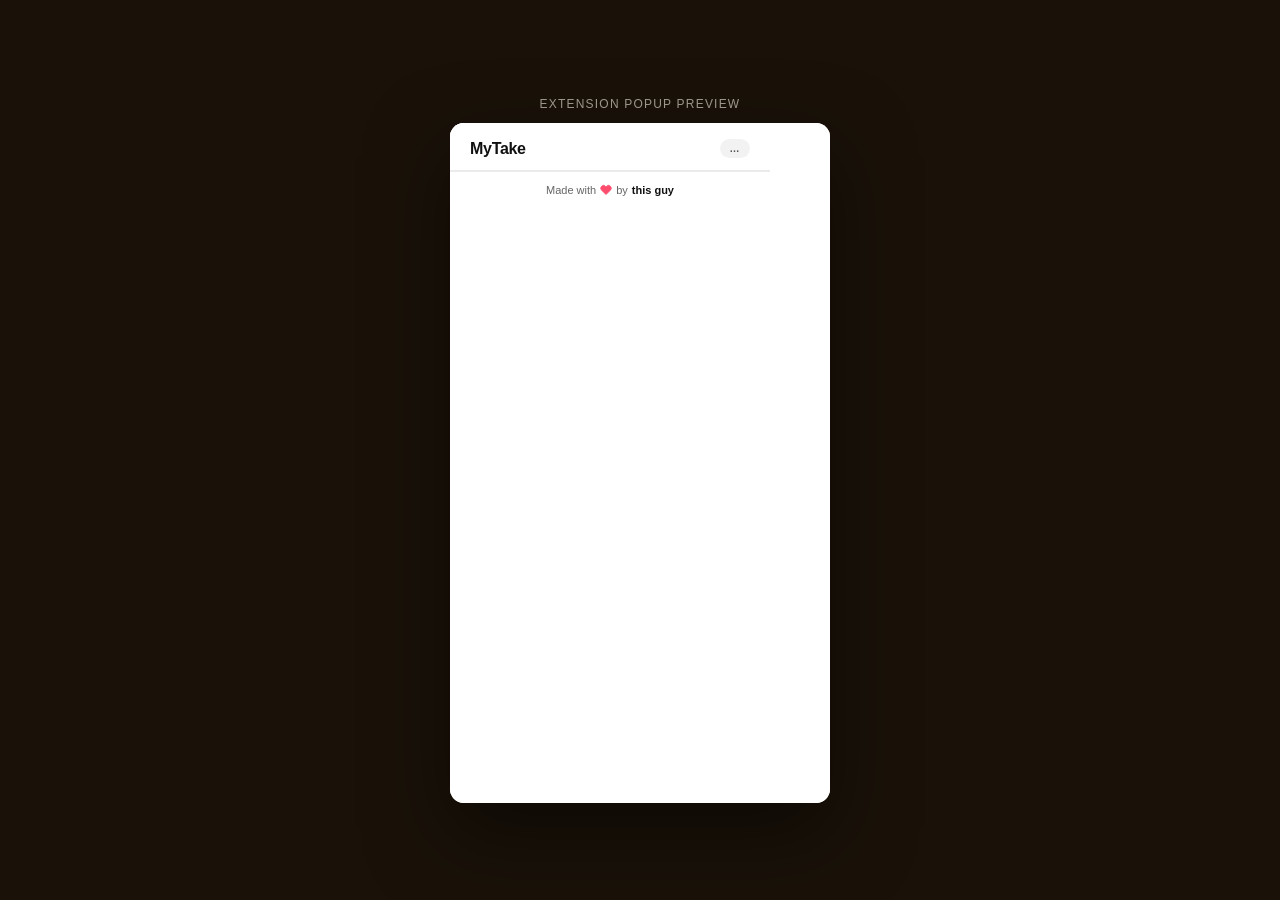
<file: index.html>
<!doctype html>
<html lang="en">
  <head>
    <meta charset="UTF-8" />
    <meta name="viewport" content="width=device-width, initial-scale=1.0" />
    <title>MyTake — Popup Preview</title>
    <style>
      html,
      body {
        margin: 0;
        height: 100%;
        background: #1a1209;
        font-family: -apple-system, BlinkMacSystemFont, "Segoe UI", sans-serif;
        color: #f6efe5;
        display: grid;
        place-items: center;
      }
      .wrap {
        display: flex;
        flex-direction: column;
        align-items: center;
        gap: 12px;
        padding: 20px;
      }
      .label {
        font-size: 12px;
        opacity: 0.6;
        letter-spacing: 0.1em;
        text-transform: uppercase;
      }
      .frame {
        width: 380px;
        height: 680px;
        border: 0;
        border-radius: 14px;
        box-shadow: 0 30px 80px rgba(0, 0, 0, 0.5);
        background: #fff;
      }
    </style>
  </head>
  <body>
    <div class="wrap">
      <div class="label">Extension popup preview</div>
      <iframe class="frame" src="popup.html"></iframe>
    </div>
  </body>
</html>
</file>
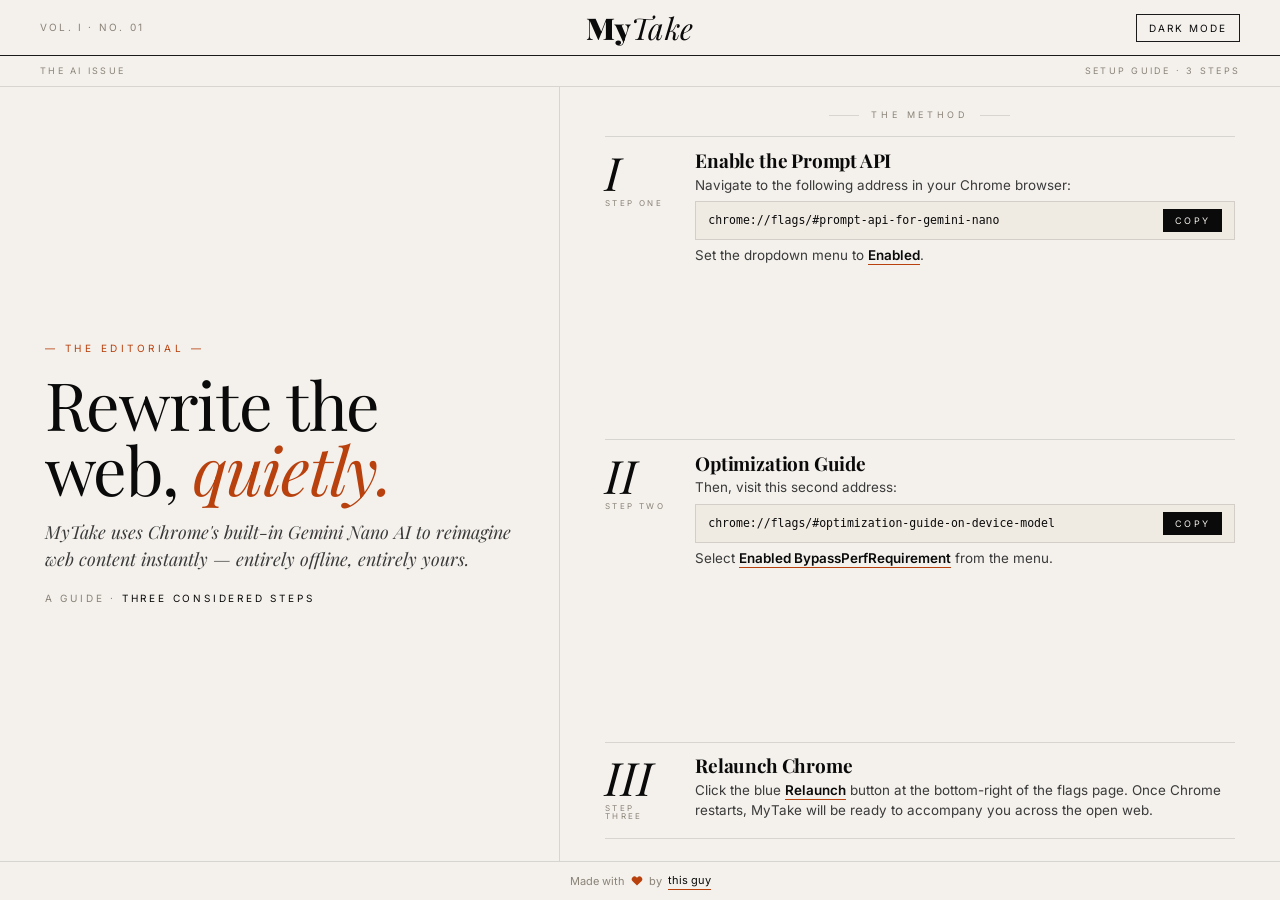
<file: onboarding.html>
<!doctype html>
<html lang="en" data-theme="light">
  <head>
    <meta charset="UTF-8" />
    <meta name="viewport" content="width=device-width, initial-scale=1" />
    <title>MyTake — Setup</title>
    <link rel="preconnect" href="https://fonts.googleapis.com" />
    <link rel="preconnect" href="https://fonts.gstatic.com" crossorigin />
    <link
      href="https://fonts.googleapis.com/css2?family=Playfair+Display:ital,wght@0,400;0,700;0,900;1,400&family=Inter:wght@300;400;500;600&display=swap"
      rel="stylesheet"
    />
    <style>
      :root {
        --bg: #f4f1ec;
        --paper: #ffffff;
        --ink: #0a0a0a;
        --ink-soft: #3a3a3a;
        --muted: #8a8378;
        --rule: #1a1a1a;
        --hair: rgba(10, 10, 10, 0.12);
        --accent: #b8410e;
        --tag-bg: #0a0a0a;
        --tag-fg: #f4f1ec;
        --code-bg: #efeae2;
      }
      html[data-theme="dark"] {
        --bg: #0d0d0d;
        --paper: #141414;
        --ink: #f2ede4;
        --ink-soft: #cfc8bd;
        --muted: #9a9284;
        --rule: #f2ede4;
        --hair: rgba(242, 237, 228, 0.18);
        --accent: #e56b3a;
        --tag-bg: #f2ede4;
        --tag-fg: #0d0d0d;
        --code-bg: #1c1c1c;
      }
      * {
        box-sizing: border-box;
      }
      html,
      body {
        margin: 0;
        padding: 0;
        height: 100%;
        overflow: hidden;
      }
      body {
        background: var(--bg);
        color: var(--ink);
        font-family:
          "Inter",
          -apple-system,
          BlinkMacSystemFont,
          sans-serif;
        font-weight: 400;
        line-height: 1.5;
        -webkit-font-smoothing: antialiased;
        display: flex;
        flex-direction: column;
        height: 100vh;
        height: 100dvh;
        transition:
          background 0.3s ease,
          color 0.3s ease;
      }

      /* ============ MASTHEAD ============ */
      .masthead {
        border-bottom: 1px solid var(--rule);
        padding: clamp(10px, 1.4vh, 16px) clamp(20px, 4vw, 40px);
        display: grid;
        grid-template-columns: 1fr auto 1fr;
        align-items: center;
        gap: 16px;
        flex-shrink: 0;
      }
      .masthead .date {
        font-size: 10px;
        letter-spacing: 0.22em;
        text-transform: uppercase;
        color: var(--muted);
      }
      .masthead .brand {
        font-family: "Playfair Display", serif;
        font-weight: 900;
        font-size: clamp(22px, 3.2vw, 30px);
        letter-spacing: 0.02em;
        text-align: center;
        line-height: 1;
      }
      .masthead .brand span {
        font-style: italic;
        font-weight: 400;
      }
      .theme-toggle {
        display: flex;
        justify-content: flex-end;
      }
      .theme-toggle button {
        background: transparent;
        border: 1px solid var(--rule);
        color: var(--ink);
        font-family: "Inter", sans-serif;
        font-size: 10px;
        letter-spacing: 0.2em;
        text-transform: uppercase;
        padding: 7px 12px;
        cursor: pointer;
        transition:
          background 0.25s ease,
          color 0.25s ease;
      }
      .theme-toggle button:hover {
        background: var(--ink);
        color: var(--bg);
      }

      /* ============ ISSUE BAR ============ */
      .issue-bar {
        border-bottom: 1px solid var(--hair);
        padding: 8px clamp(20px, 4vw, 40px);
        display: flex;
        justify-content: space-between;
        gap: 12px;
        font-size: 9px;
        letter-spacing: 0.25em;
        text-transform: uppercase;
        color: var(--muted);
        flex-shrink: 0;
      }

      /* ============ MAIN (fills remaining) ============ */
      main {
        flex: 1;
        min-height: 0;
        display: grid;
        grid-template-columns: 1.05fr 1.35fr;
        gap: 0;
      }

      /* ============ HERO (left column) ============ */
      .hero {
        padding: clamp(20px, 3vh, 40px) clamp(24px, 3.5vw, 48px);
        border-right: 1px solid var(--hair);
        display: flex;
        flex-direction: column;
        justify-content: center;
        min-height: 0;
        overflow: hidden;
      }
      .eyebrow {
        display: inline-block;
        font-size: 10px;
        letter-spacing: 0.35em;
        text-transform: uppercase;
        color: var(--accent);
        margin-bottom: clamp(10px, 1.6vh, 18px);
      }
      h1 {
        font-family: "Playfair Display", serif;
        font-weight: 400;
        font-size: clamp(34px, 5.2vw, 68px);
        line-height: 0.98;
        letter-spacing: -0.02em;
        margin: 0 0 clamp(14px, 2vh, 22px);
      }
      h1 em {
        font-style: italic;
        font-weight: 400;
        color: var(--accent);
      }
      .dek {
        font-family: "Playfair Display", serif;
        font-style: italic;
        font-weight: 400;
        font-size: clamp(14px, 1.4vw, 18px);
        line-height: 1.5;
        color: var(--ink-soft);
        max-width: 520px;
        margin: 0;
      }
      .byline {
        margin-top: clamp(14px, 2vh, 24px);
        font-size: 10px;
        letter-spacing: 0.28em;
        text-transform: uppercase;
        color: var(--muted);
      }
      .byline span {
        color: var(--ink);
      }

      /* ============ CONTENT (right column) ============ */
      .content {
        padding: clamp(16px, 2.4vh, 28px) clamp(24px, 3.5vw, 48px);
        display: flex;
        flex-direction: column;
        min-height: 0;
        overflow: hidden;
      }
      .section-label {
        text-align: center;
        font-size: 9px;
        letter-spacing: 0.4em;
        text-transform: uppercase;
        color: var(--muted);
        margin: 0 0 clamp(10px, 1.6vh, 18px);
      }
      .section-label::before,
      .section-label::after {
        content: "";
        display: inline-block;
        width: 30px;
        height: 1px;
        background: var(--hair);
        vertical-align: middle;
        margin: 0 12px;
      }

      .steps {
        flex: 1;
        min-height: 0;
        display: flex;
        flex-direction: column;
        justify-content: space-between;
        gap: clamp(6px, 0.8vh, 12px);
      }
      .step {
        display: grid;
        grid-template-columns: 70px 1fr;
        gap: clamp(14px, 1.6vw, 22px);
        padding: clamp(8px, 1.3vh, 14px) 0;
        border-top: 1px solid var(--hair);
        align-items: start;
      }
      .step:last-child {
        border-bottom: 1px solid var(--hair);
      }
      .step-num {
        font-family: "Playfair Display", serif;
        font-style: italic;
        font-weight: 400;
        font-size: clamp(34px, 3.6vw, 46px);
        line-height: 1;
        color: var(--ink);
      }
      .step-num small {
        display: block;
        font-family: "Inter", sans-serif;
        font-style: normal;
        font-size: 8px;
        letter-spacing: 0.3em;
        text-transform: uppercase;
        color: var(--muted);
        margin-top: 4px;
      }
      .step h2 {
        font-family: "Playfair Display", serif;
        font-weight: 700;
        font-size: clamp(15px, 1.5vw, 19px);
        letter-spacing: -0.01em;
        margin: 0 0 4px;
        line-height: 1.2;
      }
      .step p {
        margin: 0 0 6px;
        color: var(--ink-soft);
        font-size: clamp(12px, 1.05vw, 13.5px);
        line-height: 1.45;
      }
      .step p b {
        color: var(--ink);
        font-weight: 600;
        border-bottom: 1px solid var(--accent);
        padding-bottom: 1px;
      }

      .code-block {
        display: flex;
        align-items: center;
        justify-content: space-between;
        gap: 10px;
        background: var(--code-bg);
        border: 1px solid var(--hair);
        padding: 7px 12px;
        margin: 6px 0;
      }
      code {
        font-family: "ui-monospace", "SFMono-Regular", Menlo, monospace;
        font-size: clamp(10px, 0.9vw, 12px);
        color: var(--ink);
        overflow-x: auto;
        white-space: nowrap;
      }
      .copy-btn {
        background: var(--tag-bg);
        color: var(--tag-fg);
        border: none;
        font-family: "Inter", sans-serif;
        font-size: 9px;
        letter-spacing: 0.25em;
        text-transform: uppercase;
        padding: 6px 12px;
        cursor: pointer;
        transition: opacity 0.2s ease;
        flex-shrink: 0;
      }
      .copy-btn:hover {
        opacity: 0.75;
      }

      /* ============ FOOTER ============ */
      .footer {
        border-top: 1px solid var(--hair);
        padding: 10px 20px;
        text-align: center;
        font-size: 11px;
        color: var(--muted);
        flex-shrink: 0;
        display: flex;
        align-items: center;
        justify-content: center;
        gap: 6px;
        flex-wrap: wrap;
      }
      .footer .heart {
        display: inline-flex;
        align-items: center;
        color: var(--accent);
        animation: pulse 1.4s ease-in-out infinite;
      }
      @keyframes pulse {
        0%,
        100% {
          transform: scale(1);
        }
        50% {
          transform: scale(1.25);
        }
      }
      .footer .author-link {
        color: var(--ink);
        text-decoration: none;
        border-bottom: 1px solid var(--accent);
        padding-bottom: 1px;
        transition: color 0.2s ease;
      }
      .footer .author-link:hover {
        color: var(--accent);
      }

      /* ============ RESPONSIVE ============ */
      @media (max-width: 900px) {
        html,
        body {
          overflow: auto;
          height: auto;
        }
        body {
          height: auto;
          min-height: 100vh;
        }
        main {
          grid-template-columns: 1fr;
        }
        .hero {
          border-right: none;
          border-bottom: 1px solid var(--hair);
          padding: 40px 24px;
        }
        .content {
          padding: 24px;
        }
        .steps {
          gap: 6px;
        }
      }
      @media (max-width: 560px) {
        .masthead {
          grid-template-columns: 1fr;
          text-align: center;
          gap: 10px;
          padding: 14px 18px;
        }
        .theme-toggle {
          justify-content: center;
        }
        .issue-bar {
          padding: 8px 18px;
          flex-direction: column;
          gap: 4px;
          text-align: center;
        }
        .step {
          grid-template-columns: 1fr;
          gap: 6px;
        }
        .step-num {
          font-size: 32px;
        }
        h1 {
          font-size: 40px;
        }
      }
    </style>
  </head>
  <body>
    <header class="masthead">
      <div class="date">Vol. I · No. 01</div>
      <div class="brand">My<span>Take</span></div>
      <div class="theme-toggle">
        <button id="themeBtn" aria-label="Toggle theme">by Creator Enji</button>
      </div>
    </header>

    <div class="issue-bar">
      <span>The AI Issue</span>
      <span>Setup Guide · 3 Steps</span>
    </div>

    <main>
      <section class="hero">
        <span class="eyebrow">— The Editorial —</span>
        <h1>Rewrite the web, <em>quietly.</em></h1>
        <p class="dek">
          MyTake uses Chrome's built-in Gemini Nano AI to reimagine web content
          instantly — entirely offline, entirely yours.
        </p>
        <div class="byline">A guide · <span>Three considered steps</span></div>
      </section>

      <section class="content">
        <div class="section-label">The Method</div>

        <div class="steps">
          <article class="step">
            <div class="step-num">I<small>Step One</small></div>
            <div>
              <h2>Enable the Prompt API</h2>
              <p>Navigate to the following address in your Chrome browser:</p>
              <div class="code-block">
                <code>chrome://flags/#prompt-api-for-gemini-nano</code>
                <button
                  class="copy-btn"
                  data-copy="chrome://flags/#prompt-api-for-gemini-nano"
                >
                  Copy
                </button>
              </div>
              <p>Set the dropdown menu to <b>Enabled</b>.</p>
            </div>
          </article>

          <article class="step">
            <div class="step-num">II<small>Step Two</small></div>
            <div>
              <h2>Optimization Guide</h2>
              <p>Then, visit this second address:</p>
              <div class="code-block">
                <code>chrome://flags/#optimization-guide-on-device-model</code>
                <button
                  class="copy-btn"
                  data-copy="chrome://flags/#optimization-guide-on-device-model"
                >
                  Copy
                </button>
              </div>
              <p>Select <b>Enabled BypassPerfRequirement</b> from the menu.</p>
            </div>
          </article>

          <article class="step">
            <div class="step-num">III<small>Step Three</small></div>
            <div>
              <h2>Relaunch Chrome</h2>
              <p>
                Click the blue <b>Relaunch</b> button at the bottom-right of the
                flags page. Once Chrome restarts, MyTake will be ready to
                accompany you across the open web.
              </p>
            </div>
          </article>
        </div>
      </section>
    </main>

    <div class="footer">
      Made with
      <span class="heart">
        <svg
          stroke="currentColor"
          fill="currentColor"
          stroke-width="0"
          viewBox="0 0 24 24"
          height="12"
          width="12"
          xmlns="http://www.w3.org/2000/svg"
        >
          <path
            d="M20.84 4.61a5.5 5.5 0 0 0-7.78 0L12 5.67l-1.06-1.06a5.5 5.5 0 0 0-7.78 7.78l1.06 1.06L12 21.23l7.78-7.78 1.06-1.06a5.5 5.5 0 0 0 0-7.78z"
          ></path>
        </svg>
      </span>
      by
      <a
        target="_blank"
        rel="noopener noreferrer"
        class="author-link"
        href="https://www.linkedin.com/in/mohit-singh-negi/"
        >this guy</a
      >
    </div>

    <script>
      // Theme toggle
      const btn = document.getElementById("themeBtn");
      const root = document.documentElement;
      const saved = localStorage.getItem("mytake-theme");
      if (saved) root.setAttribute("data-theme", saved);
      const sync = () => {
        btn.textContent =
          root.getAttribute("data-theme") === "dark"
            ? "Light Mode"
            : "Dark Mode";
      };
      sync();
      btn.addEventListener("click", () => {
        const next =
          root.getAttribute("data-theme") === "dark" ? "light" : "dark";
        root.setAttribute("data-theme", next);
        localStorage.setItem("mytake-theme", next);
        sync();
      });

      // Copy buttons
      document.querySelectorAll(".copy-btn").forEach((b) => {
        b.addEventListener("click", async () => {
          try {
            await navigator.clipboard.writeText(b.dataset.copy);
            const t = b.textContent;
            b.textContent = "Copied";
            setTimeout(() => (b.textContent = t), 1400);
          } catch (e) {}
        });
      });
    </script>
  </body>
</html>
</file>
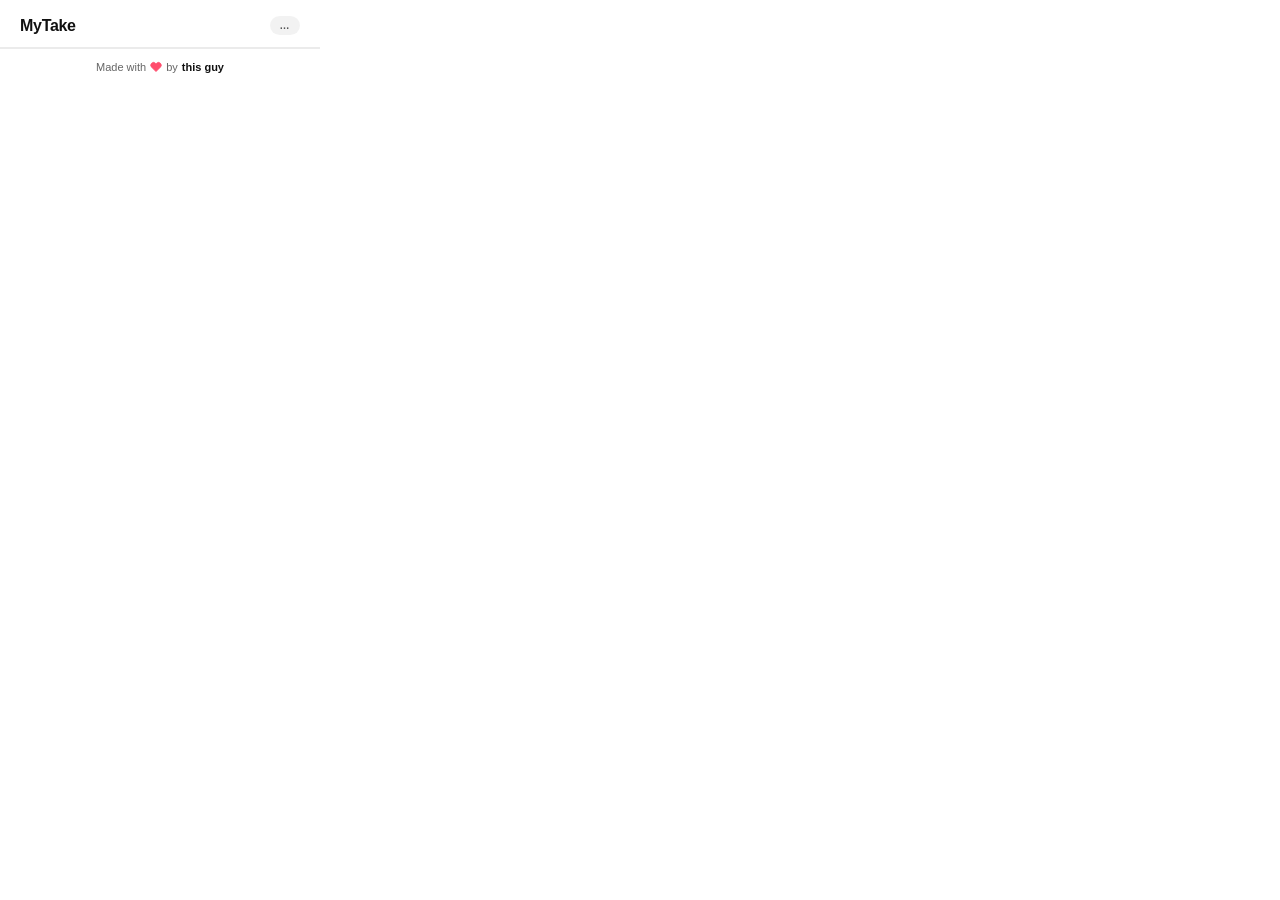
<file: popup.html>
<!doctype html>
<html lang="en">
  <head>
    <meta charset="UTF-8" />
    <title>MyTake</title>
    <style>
      :root {
        --bg-color: rgba(20, 20, 20, 0.92);
        --text-main: #e0e0e0;
        --text-muted: #888;
        --border-color: rgba(255, 255, 255, 0.08);
        --accent: #a78bfa;
        --accent-hover: #c084fc;
        --pill-bg: rgba(255, 255, 255, 0.1);
        --pill-text: #ccc;
      }
      
      @media (prefers-color-scheme: light) {
        :root {
          --bg-color: rgba(255, 255, 255, 0.95);
          --text-main: #111;
          --text-muted: #666;
          --border-color: rgba(0, 0, 0, 0.08);
          --accent: #1a73e8;
          --accent-hover: #1557b0;
          --pill-bg: rgba(0, 0, 0, 0.05);
          --pill-text: #555;
        }
      }

      * { box-sizing: border-box; margin: 0; padding: 0; }
      html { background: #000; }
      @media (prefers-color-scheme: light) {
        html { background: #fff; }
      }
      body {
        font-family: -apple-system, BlinkMacSystemFont, "Segoe UI", sans-serif;
        background: var(--bg-color);
        color: var(--text-main);
        backdrop-filter: blur(20px);
        -webkit-backdrop-filter: blur(20px);
        width: 320px;
        overflow-x: hidden;
        margin: 0;
      }

      /* ── Header ── */
      .mt-header {
        display: flex; align-items: center; justify-content: space-between;
        padding: 16px 20px 12px;
        border-bottom: 1px solid var(--border-color);
      }
      .mt-title { font-size: 16px; font-weight: 600; letter-spacing: -0.3px; }
      .mt-status-pill {
        font-size: 10px; font-weight: 600; padding: 4px 10px; border-radius: 20px;
        text-transform: uppercase; letter-spacing: 0.5px;
        background: var(--pill-bg); color: var(--pill-text);
      }
      .mt-status-pill.active { background: rgba(52,211,153,0.15); color: #10b981; }
      .mt-status-pill.error  { background: rgba(239,68,68,0.15); color: #ef4444; }

      /* ── Error State ── */
      #error-state { display: none; padding: 20px; }
      .err-title { font-size: 13px; font-weight: 600; margin-bottom: 12px; }
      .err-steps { padding-left: 16px; color: var(--text-muted); font-size: 12px; line-height: 1.6; margin-bottom: 16px; }
      .err-steps li { margin-bottom: 6px; }
      .err-steps code { font-family: ui-monospace, monospace; font-size: 11px; background: var(--pill-bg); padding: 2px 4px; border-radius: 4px; }
      .btn-check {
        display: block; width: 100%; padding: 10px; border: none; border-radius: 8px;
        background: var(--accent); color: #fff; font-weight: 600; cursor: pointer; font-size: 12px;
        transition: background 0.2s;
      }
      .btn-check:hover { background: var(--accent-hover); }

      /* ── Active State ── */
      #active-state { display: none; }

      /* Tab Bar */
      .mt-tabs {
        display: flex; border-bottom: 1px solid var(--border-color);
        padding: 0 12px;
      }
      .mt-tab {
        flex: 1; padding: 12px 0; text-align: center;
        font-size: 11px; font-weight: 600; color: var(--text-muted);
        cursor: pointer; border-bottom: 2px solid transparent;
        transition: color 0.2s, border-color 0.2s;
        text-transform: uppercase; letter-spacing: 0.5px;
      }
      .mt-tab:hover { color: var(--text-main); }
      .mt-tab.active { color: var(--text-main); border-bottom-color: var(--text-main); }

      /* Panels */
      .mt-panel { display: none; padding: 20px; animation: fadeIn 0.2s ease; }
      .mt-panel.active { display: block; }
      @keyframes fadeIn { from { opacity: 0; transform: translateY(2px); } to { opacity: 1; transform: translateY(0); } }

      .section-title {
        font-size: 11px; font-weight: 600; text-transform: uppercase;
        color: var(--text-muted); letter-spacing: 0.6px; margin-bottom: 12px;
      }
      .minimal-list {
        list-style: none;
      }
      .minimal-list li {
        font-size: 13px; color: var(--text-main); line-height: 1.5; margin-bottom: 12px;
        position: relative;
        padding-left: 14px;
      }
      .minimal-list li::before {
        content: "·"; color: var(--accent); font-weight: bold; font-size: 16px; line-height: 1;
        position: absolute;
        left: 0;
        top: -1px;
      }
      
      .kbd {
        display: inline-block; padding: 2px 6px; border-radius: 4px;
        background: var(--pill-bg); border: 1px solid var(--border-color);
        font-family: ui-monospace, SFMono-Regular, Consolas, monospace; font-size: 10px;
        color: var(--text-main); margin: 0 2px;
      }

      .shortcut-row {
        display: flex; justify-content: space-between; align-items: center;
        font-size: 12px; color: var(--text-main); margin-bottom: 10px;
        padding-bottom: 10px; border-bottom: 1px solid var(--border-color);
      }
      .shortcut-row:last-child { border-bottom: none; margin-bottom: 0; padding-bottom: 0; }
      .shortcut-keys { display: flex; gap: 4px; }

      /* Footer */
      .mt-footer {
        padding: 12px 20px; text-align: center;
        border-top: 1px solid var(--border-color);
        font-size: 11px; color: var(--text-muted);
        display: flex; align-items: center; justify-content: center; gap: 4px;
      }
      .mt-footer .heart { display: inline-flex; align-items: center; animation: heartbeat 1.2s ease-in-out infinite; }
      @keyframes heartbeat {
        0%, 100% { transform: scale(1); }
        50% { transform: scale(1.25); }
      }
      .author-link { color: var(--text-main); text-decoration: none; font-weight: 600; transition: color 0.2s; }
      .author-link:hover { color: var(--accent); }

      /* Toggle Switch */
      .switch {
        position: relative;
        display: inline-block;
        width: 36px;
        height: 20px;
      }
      .switch input { opacity: 0; width: 0; height: 0; }
      .slider {
        position: absolute; cursor: pointer;
        top: 0; left: 0; right: 0; bottom: 0;
        background-color: #ef4444;
        transition: .3s; border-radius: 20px;
      }
      .slider:before {
        position: absolute; content: "";
        height: 16px; width: 16px;
        left: 2px; bottom: 2px;
        background-color: white;
        transition: .3s; border-radius: 50%;
      }
      input:checked + .slider { background-color: #10b981; }
      input:checked + .slider:before { transform: translateX(16px); }
    </style>
  </head>
  <body>
    <div class="mt-header">
      <div class="mt-title">MyTake</div>
      <div class="mt-status-pill" id="status-pill">…</div>
    </div>

    <div id="error-state">
      <div class="err-title">AI Unavailable</div>
      <ul class="err-steps">
        <li>Enable <code>prompt-api-for-gemini-nano</code> in Chrome flags.</li>
        <li>Enable <code>optimization-guide-on-device-model</code>.</li>
        <li>Relaunch Chrome.</li>
      </ul>
      <button class="btn-check" id="btn-recheck">Check Again</button>
    </div>

    <div id="active-state">
      <div class="mt-tabs">
        <div class="mt-tab active" data-tab="moods">Moods</div>
        <div class="mt-tab" data-tab="target">Target</div>
        <div class="mt-tab" data-tab="ask">Ask</div>
        <div class="mt-tab" data-tab="shortcuts">Keys</div>
      </div>

      <div class="mt-panel active" id="panel-moods">
        <div class="section-title">How It Works</div>
        <ul class="minimal-list">
          <li>Open the panel via the floating button on any page.</li>
          <li>Select a mood or create your own custom style.</li>
          <li>The page updates instantly. Adjust the intensity slider to control the effect.</li>
        </ul>
        <div class="shortcut-row" style="margin-top: 16px;">
          <span>Show Floating Button</span>
          <label class="switch">
            <input type="checkbox" id="toggle-floating-btn" />
            <span class="slider"></span>
          </label>
        </div>
      </div>

      <div class="mt-panel" id="panel-target">
        <div class="section-title">Target Mode</div>
        <ul class="minimal-list">
          <li>Activate Target mode from the floating panel.</li>
          <li>Hover over any paragraph or heading and click to select it.</li>
          <li>Apply quick moods or type a custom instruction to transform only that section.</li>
        </ul>
      </div>

      <div class="mt-panel" id="panel-ask">
        <div class="section-title">Ask Mode</div>
        <ul class="minimal-list">
          <li>Chat with the AI using the current page as context.</li>
          <li>Type <kbd>/</kbd> to attach local files (.md, .py, .pdf) for analysis.</li>
          <li>Responses stream instantly with Markdown formatting.</li>
        </ul>
      </div>

      <div class="mt-panel" id="panel-shortcuts">
        <div class="section-title">Shortcuts</div>
        <div class="shortcut-row">
          <span>Toggle Panel</span>
          <div class="shortcut-keys"><span class="kbd">Ctrl</span><span class="kbd">,</span></div>
        </div>
        <div class="shortcut-row">
          <span>Close / Exit</span>
          <div class="shortcut-keys"><span class="kbd">Esc</span></div>
        </div>
        <div class="shortcut-row">
          <span>Attach Files</span>
          <div class="shortcut-keys"><span class="kbd">/</span></div>
        </div>
        <div class="shortcut-row">
          <span>Send Message</span>
          <div class="shortcut-keys"><span class="kbd">Enter</span></div>
        </div>
      </div>
    </div>

    <div class="mt-footer">
      Made with
      <span class="heart">
        <svg stroke="#ff4d6d" fill="#ff4d6d" stroke-width="1.5" viewBox="0 0 24 24" height="12" width="12" xmlns="http://www.w3.org/2000/svg">
          <path d="M20.84 4.61a5.5 5.5 0 0 0-7.78 0L12 5.67l-1.06-1.06a5.5 5.5 0 0 0-7.78 7.78l1.06 1.06L12 21.23l7.78-7.78 1.06-1.06a5.5 5.5 0 0 0 0-7.78z"></path>
        </svg>
      </span>
      by
      <a target="_blank" rel="noopener noreferrer" class="author-link" href="https://www.linkedin.com/in/mohit-singh-negi/">this guy</a>
    </div>

    <script src="popup.js"></script>
  </body>
</html>
</file>
